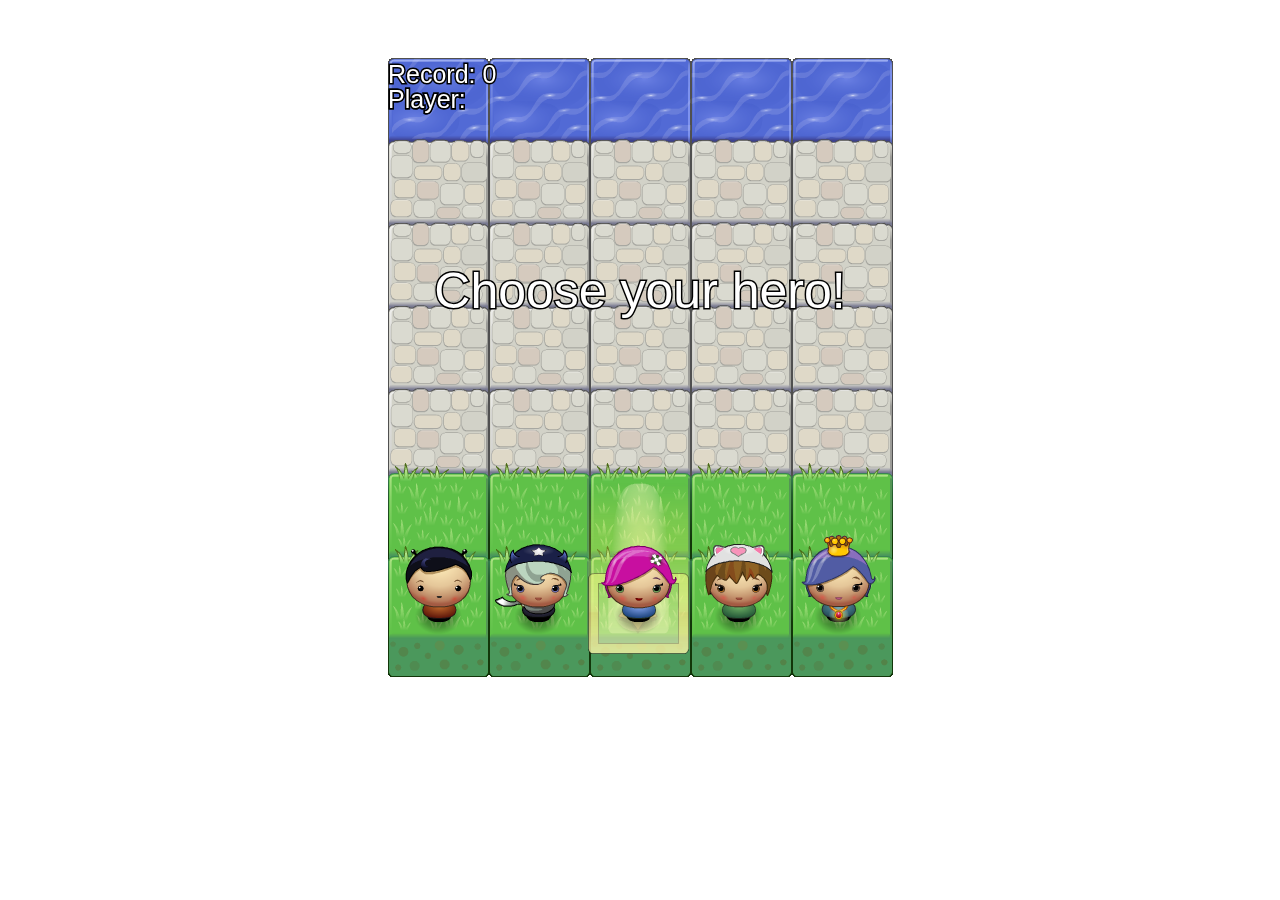
<file: arcade/index.html>
<!DOCTYPE html>
<html>
<head>
    <meta charset="UTF-8">
    <title>Effective JavaScript: Frogger</title>
    <link rel="stylesheet" href="css/style.css">
</head>
<body>
    <script src="js/resources.js"></script>
	<script src="js/engine.js"></script>
    <script src="js/app.js"></script>
    
</body>
</html>
</file>
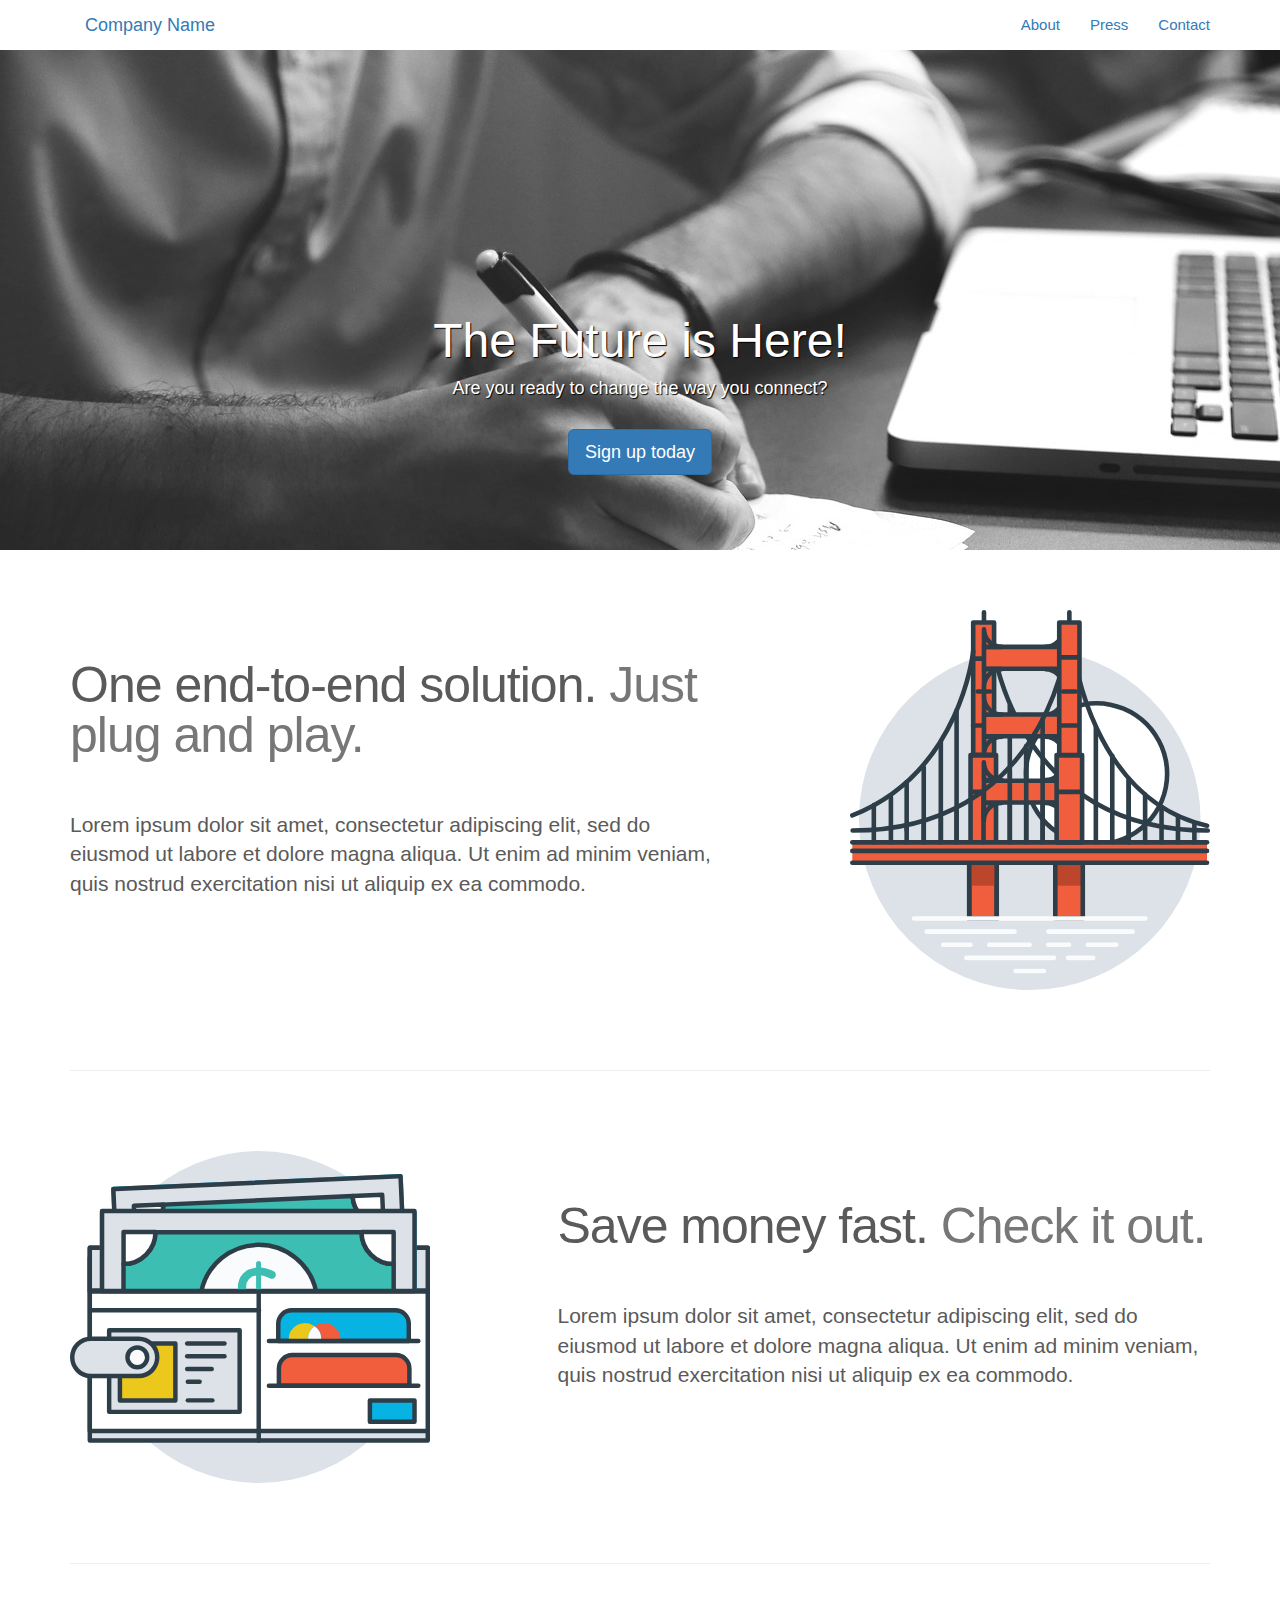
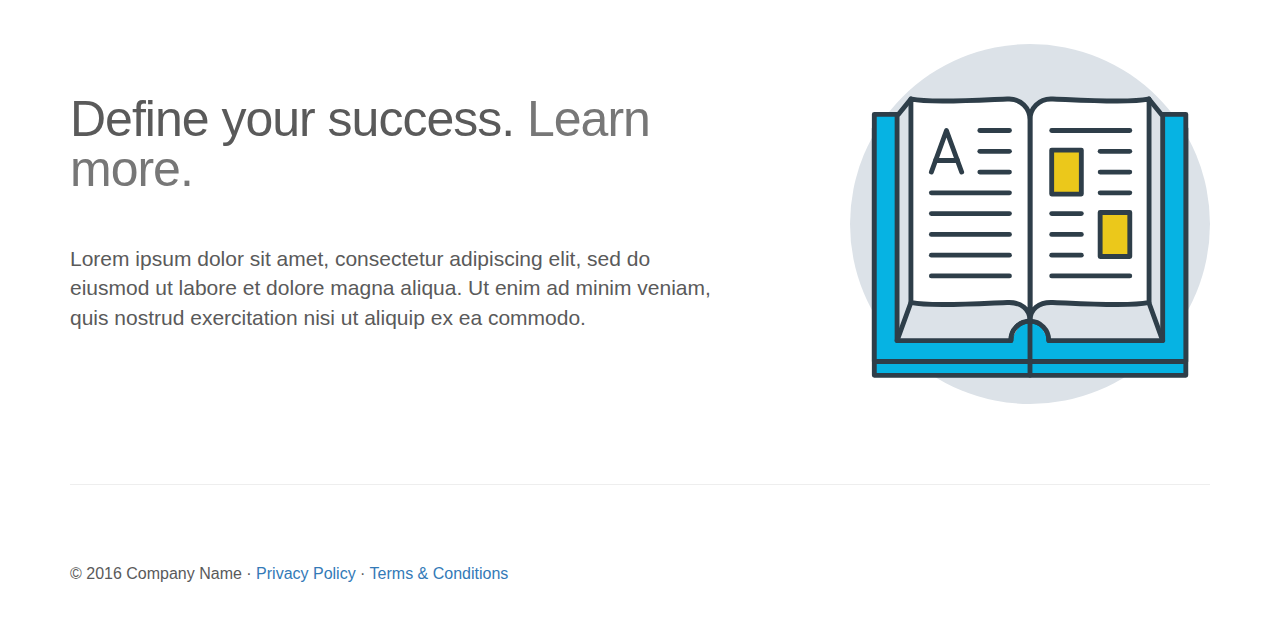
<file: div-soup-clean-up/index.html>
<!DOCTYPE html>
<html lang="en">
  <head>
    <meta charset="utf-8">
    <meta http-equiv="X-UA-Compatible" content="IE=edge">
    <meta name="viewport" content="width=device-width, initial-scale=1">
    <title>Div Soup Clean Up</title>
    <link href="css/bootstrap.min.css" rel="stylesheet">
    <link href="css/styles.css" rel="stylesheet">
    <meta name="udacity-grader" content="http://udacity.github.io/fend/lessons/L5/problem-set/09-div-soup-clean-up/tests.json">
  </head>
  <body>
    <header class="navbar-static-top">
      <section class="container">
          <a class="navbar-brand" href="#">Company Name</a>
          <nav>
            <ul class="nav navbar-nav navbar-right">
              <li><a href="#">About</a></li>
              <li><a href="#">Press</a></li>
              <li><a href="#">Contact</a></li>
            </ul>
          </nav>
      </section>
    </header>
    <section class="container hero">
      <div class="hero-image"></div>
      <div class="hero-text">
        <h1 class="headline">The Future is Here!</h1>
        <p class="teaser">Are you ready to change the way you connect?</p>
        <button class="btn btn-lg btn-primary">Sign up today</button>
      </div>
    </section>
    <section class="container">
      <article class="row">
        <div class="col-md-7">
          <h2 class="featured-heading">One end-to-end solution. <span class="text-muted">Just plug and play.</span></h2>
          <p class="lead">Lorem ipsum dolor sit amet, consectetur adipiscing elit, sed do eiusmod ut labore et dolore magna aliqua. Ut enim ad minim veniam, quis nostrud exercitation nisi ut aliquip ex ea commodo.</p>
        </div>
        <div class="col-md-4 col-md-offset-1">
          <img class="featured-image img-responsive center-block" src="img/bridge.svg" alt="bridge">
        </div>
      </article>
      <hr class="divider">
      <article class="row">
        <div class="col-md-7 col-md-push-5">
          <h2 class="featured-heading">Save money fast. <span class="text-muted">Check it out.</span></h2>
          <p class="lead">Lorem ipsum dolor sit amet, consectetur adipiscing elit, sed do eiusmod ut labore et dolore magna aliqua. Ut enim ad minim veniam, quis nostrud exercitation nisi ut aliquip ex ea commodo.</p>
        </div>
        <div class="col-md-4 col-md-pull-7">
          <img class="featured-image img-responsive center-block" src="img/wallet.svg" alt="wallet">
        </div>
      </article>
      <hr class="divider">
      <article class="row">
        <div class="col-md-7">
          <h2 class="featured-heading">Define your success. <span class="text-muted">Learn more.</span></h2>
          <p class="lead">Lorem ipsum dolor sit amet, consectetur adipiscing elit, sed do eiusmod ut labore et dolore magna aliqua. Ut enim ad minim veniam, quis nostrud exercitation nisi ut aliquip ex ea commodo.</p>
        </div>
        <div class="col-md-4 col-md-offset-1">
          <img class="featured-image img-responsive center-block" src="img/book.svg" alt="book">
        </div>
      </article>
      <hr class="divider">
      <footer>
        <p>&copy; 2016 Company Name &middot; <a href="#">Privacy Policy</a> &middot; <a href="#">Terms &amp; Conditions</a></p>
      </footer>
    </section>
  </body>
</html>
</file>
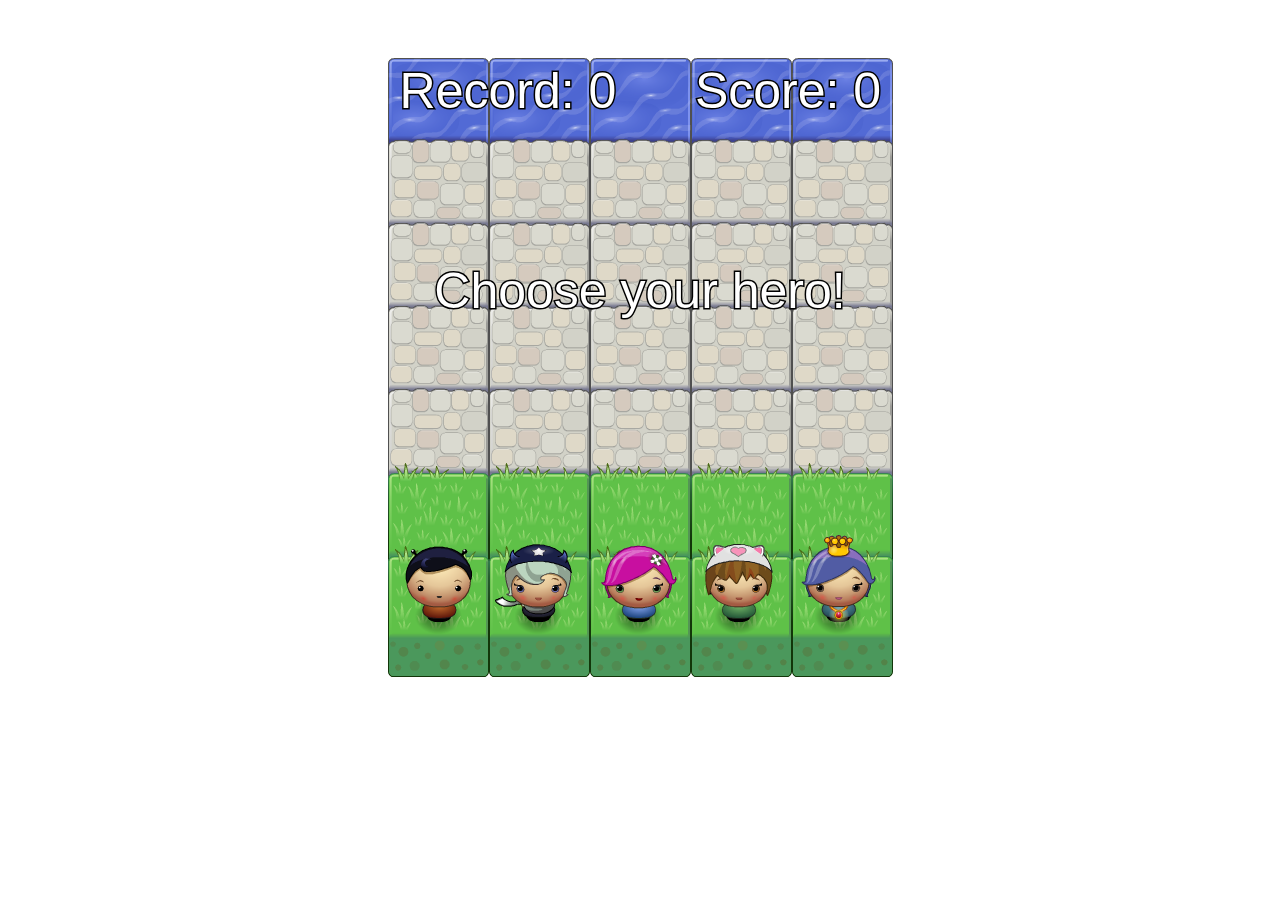
<file: frontend-nanodegree-arcade-game-master/index.html>
<!DOCTYPE html>
<html>
<head>
    <meta charset="UTF-8">
    <title>Effective JavaScript: Frogger</title>
    <link rel="stylesheet" href="css/style.css">
</head>
<body>
    <script src="js/resources.js"></script>
    <script src="js/app.js"></script>
    <script src="js/engine.js"></script>
</body>
</html>
</file>
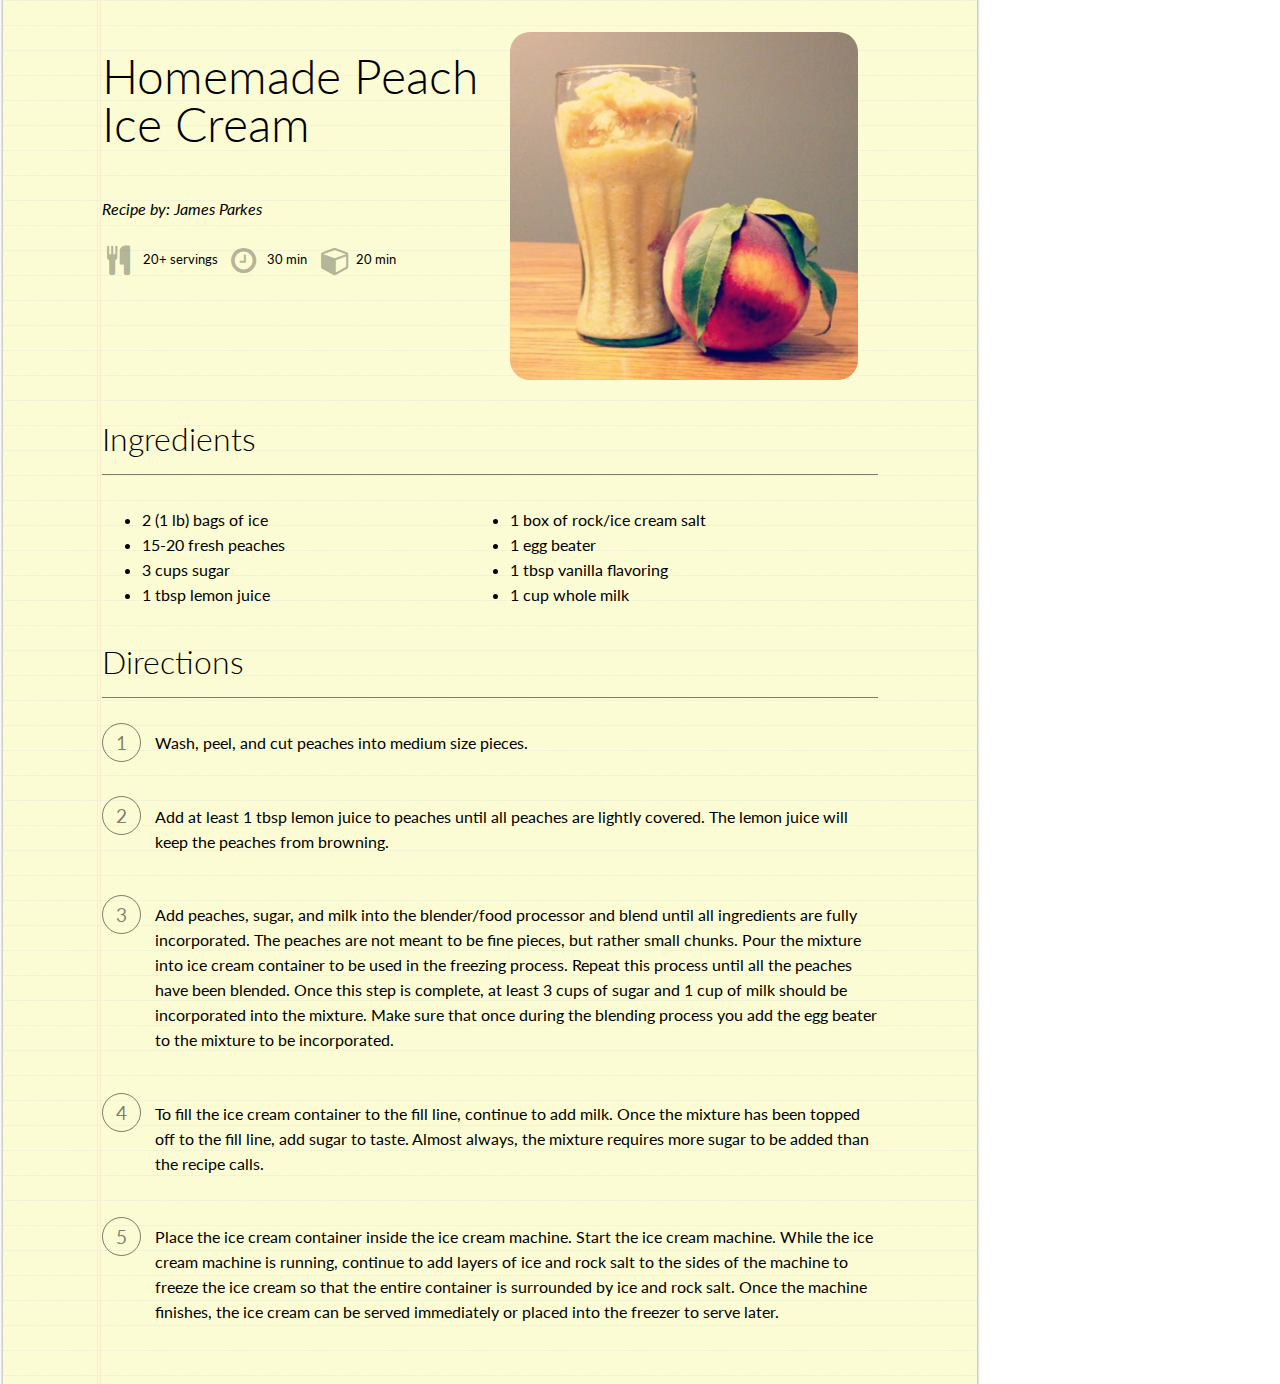
<file: making-peach-ice-cream/index.html>
<!DOCTYPE html>
<html lang="en">
<head>
	<meta charset="utf-8">
	<title>Making Peach Ice Cream</title>
	<link href="https://fonts.googleapis.com/css?family=Lato:400,300,700" rel="stylesheet">
	<link rel="stylesheet" href="https://maxcdn.bootstrapcdn.com/font-awesome/4.6.1/css/font-awesome.min.css">
	<link href="css/styles.css" rel="stylesheet">
    <meta name="udacity-grader" content="http://udacity.github.io/fend/lessons/L5/problem-set/07-making-peach-ice-cream/tests.json">
</head>
<body>
	<main class="recipe">
		<section class="section-content clearfix">
			<div class="recipe-image">
				<img src="img/homemade-peach-ice-cream.png" alt="homemade peach ice cream">
			</div>
			<div class="recipe-summary">
				<h2 class="recipe-title">Homemade Peach Ice Cream</h2>
				<p class="recipe-author"><em>Recipe by: James Parkes</em></p>
				<ul class="recipe-notes">
					<li class="recipe-note"><span><i class="fa fa-cutlery" aria-hidden="true"></i> 20+ servings</span></li>
					<li class="recipe-note"><span><i class="fa fa-clock-o" aria-hidden="true"></i> 30 min</span></li>
					<li class="recipe-note"><span><i class="fa fa-cube" aria-hidden="true"></i> 20 min</span></li>
				</ul>
			</div>
		</section>
		<section class="section-content clearfix">
			<h3 class="section-title">Ingredients</h3>
			<ul class="recipe-ingredients">
				<li>2 (1 lb) bags of ice</li>
				<li>1 box of rock/ice cream salt</li>
				<li>15-20 fresh peaches</li>
				<li>1 egg beater</li>
				<li>3 cups sugar</li>
				<li>1 tbsp vanilla flavoring</li>
				<li>1 tbsp lemon juice</li>
				<li>1 cup whole milk</li>
			</ul>
		</section>
		<section class="section-content clearfix">
			<h3 class="section-title">Directions</h3>
			<ol class="recipe-directions">
				<li><span>Wash, peel, and cut peaches into medium size pieces.</span></li>
				<li><span>Add at least 1 tbsp lemon juice to peaches until all peaches are lightly covered. The lemon juice will keep the peaches from browning.</span></li>
				<li><span>Add peaches, sugar, and milk into the blender/food processor and blend until all ingredients are fully incorporated. The peaches are not meant to be fine pieces, but rather small chunks. Pour the mixture into ice cream container to be used in the freezing process. Repeat this process until all the peaches have been blended. Once this step is complete, at least 3 cups of sugar and 1 cup of milk should be incorporated into the mixture. Make sure that once during the blending process you add the egg beater to the mixture to be incorporated.</span></li>
				<li><span>To fill the ice cream container to the fill line, continue to add milk. Once the mixture has been topped off to the fill line, add sugar to taste. Almost always, the mixture requires more sugar to be added than the recipe calls.</span></li>
				<li><span>Place the ice cream container inside the ice cream machine. Start the ice cream machine. While the ice cream machine is running, continue to add layers of ice and rock salt to the sides of the machine to freeze the ice cream so that the entire container is surrounded by ice and rock salt. Once the machine finishes, the ice cream can be served immediately or placed into the freezer to serve later.</span></li>
			</ol>
		</section>
	</main>
</body>
</html>
</file>
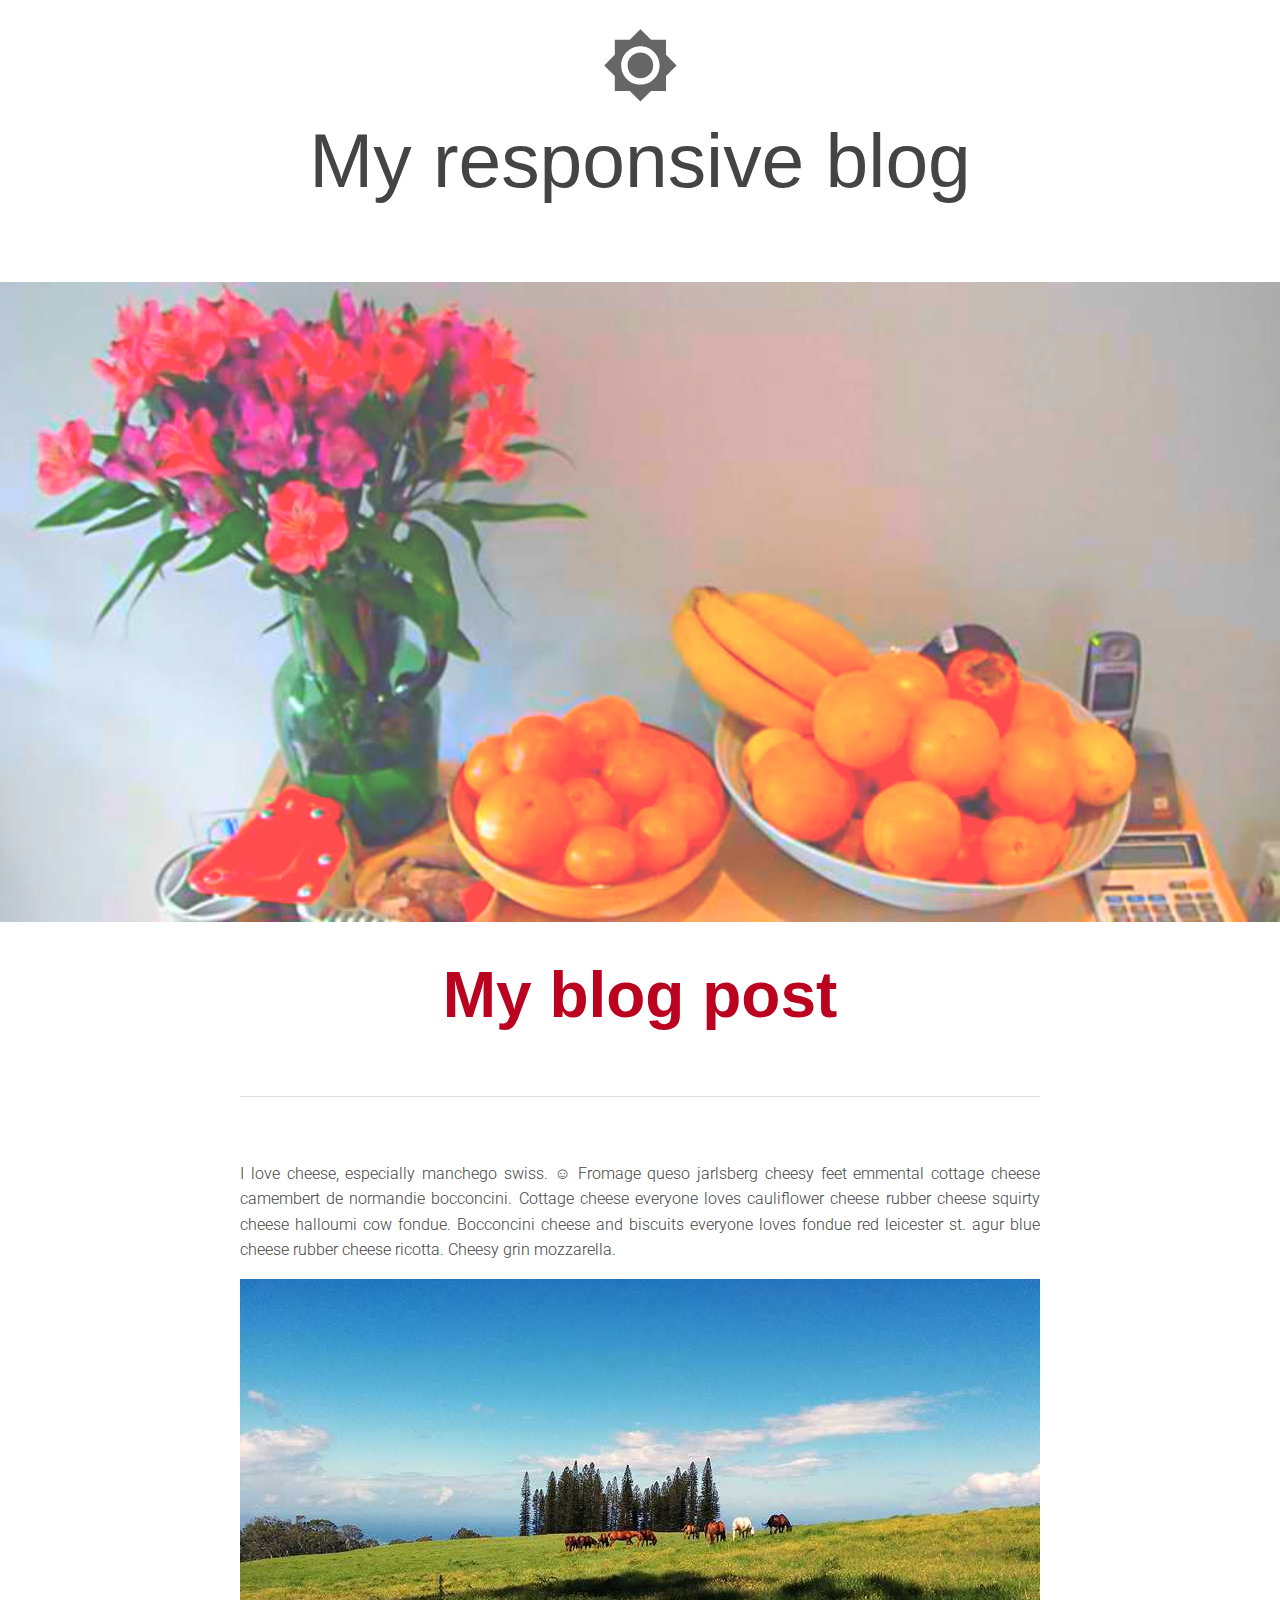
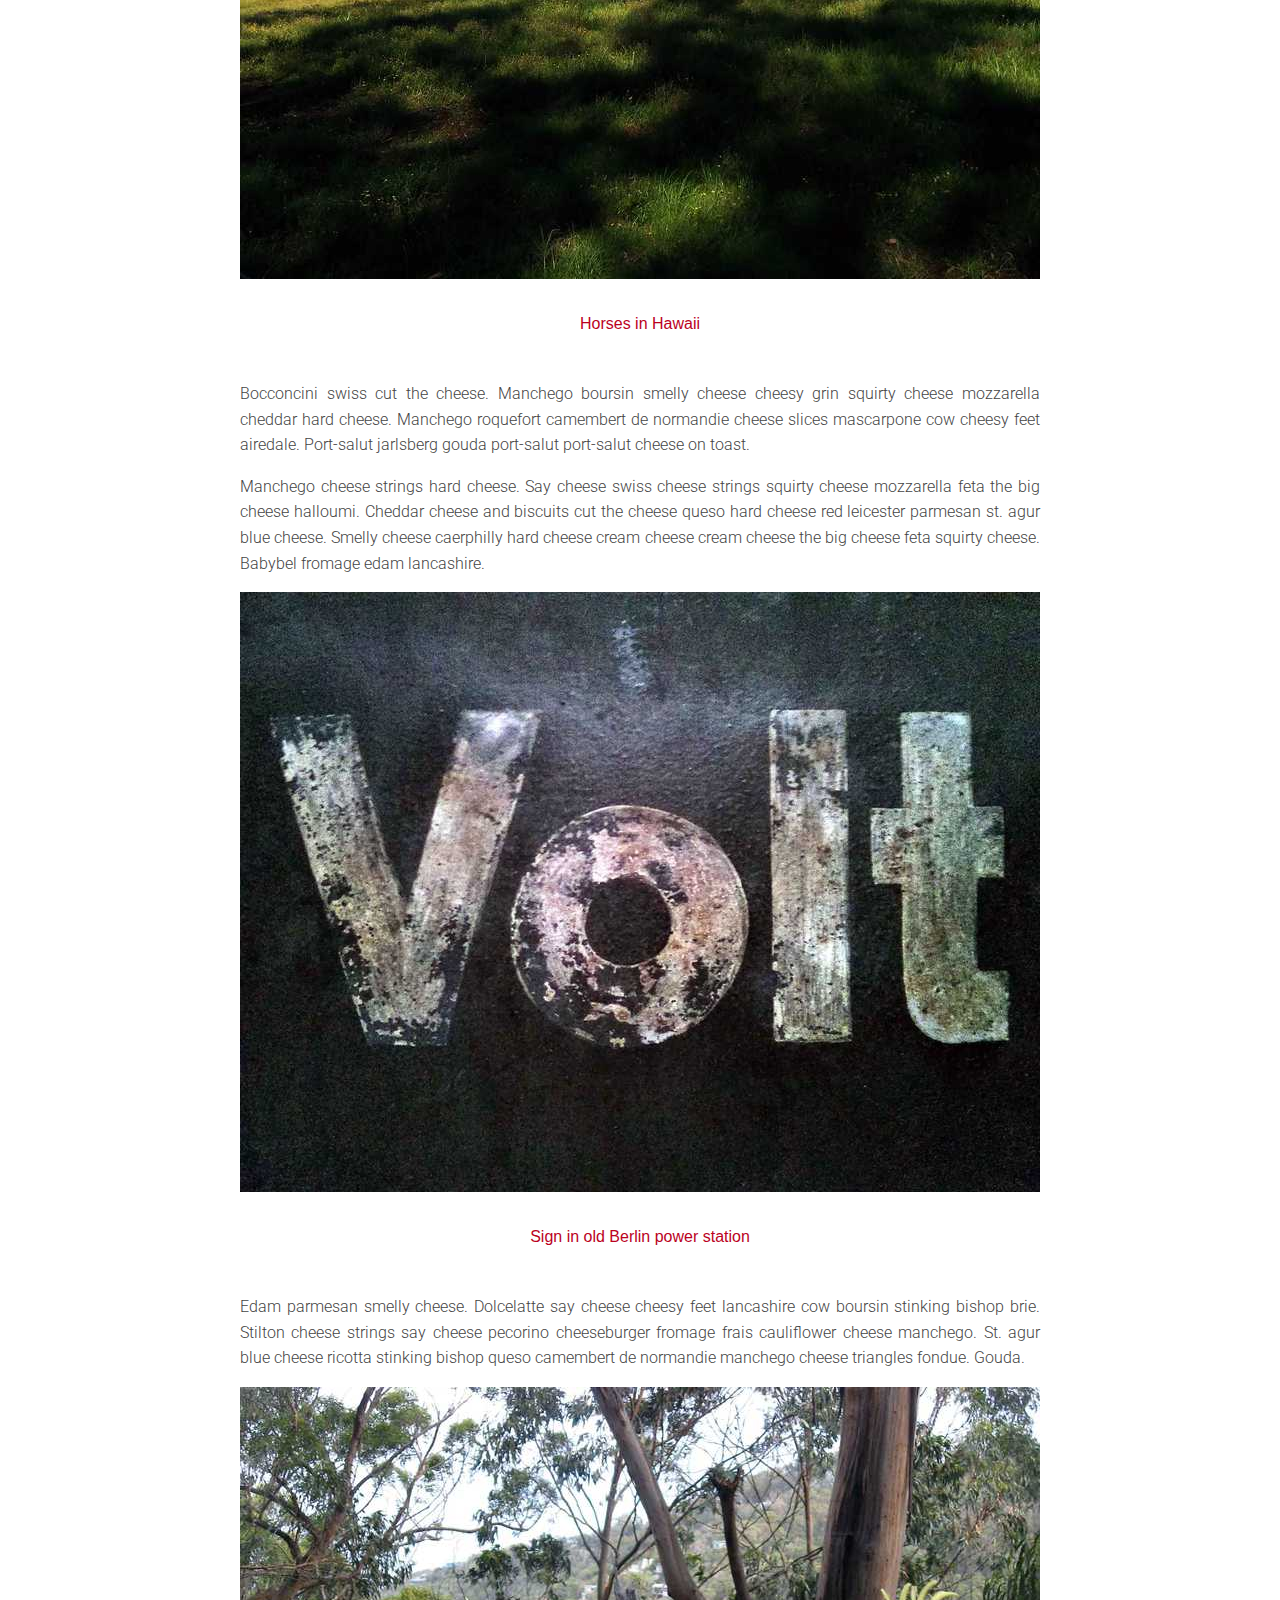
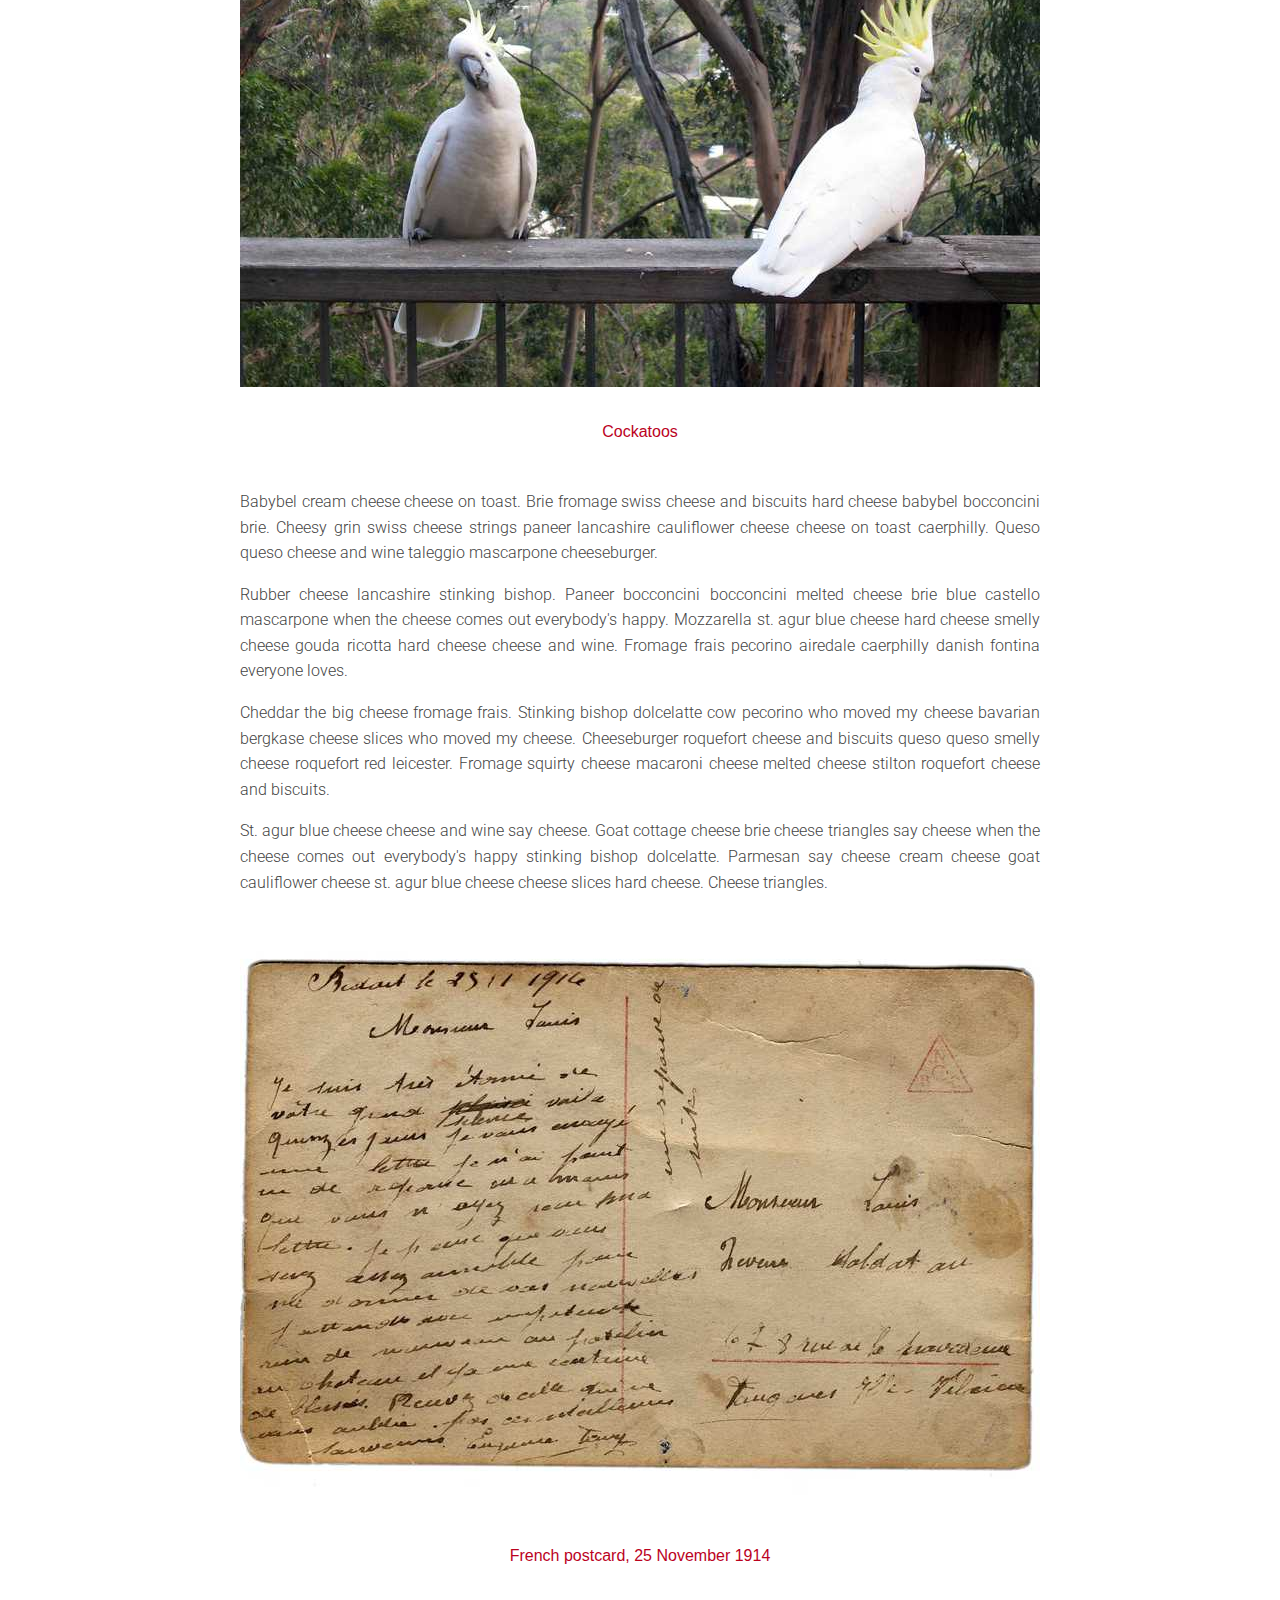
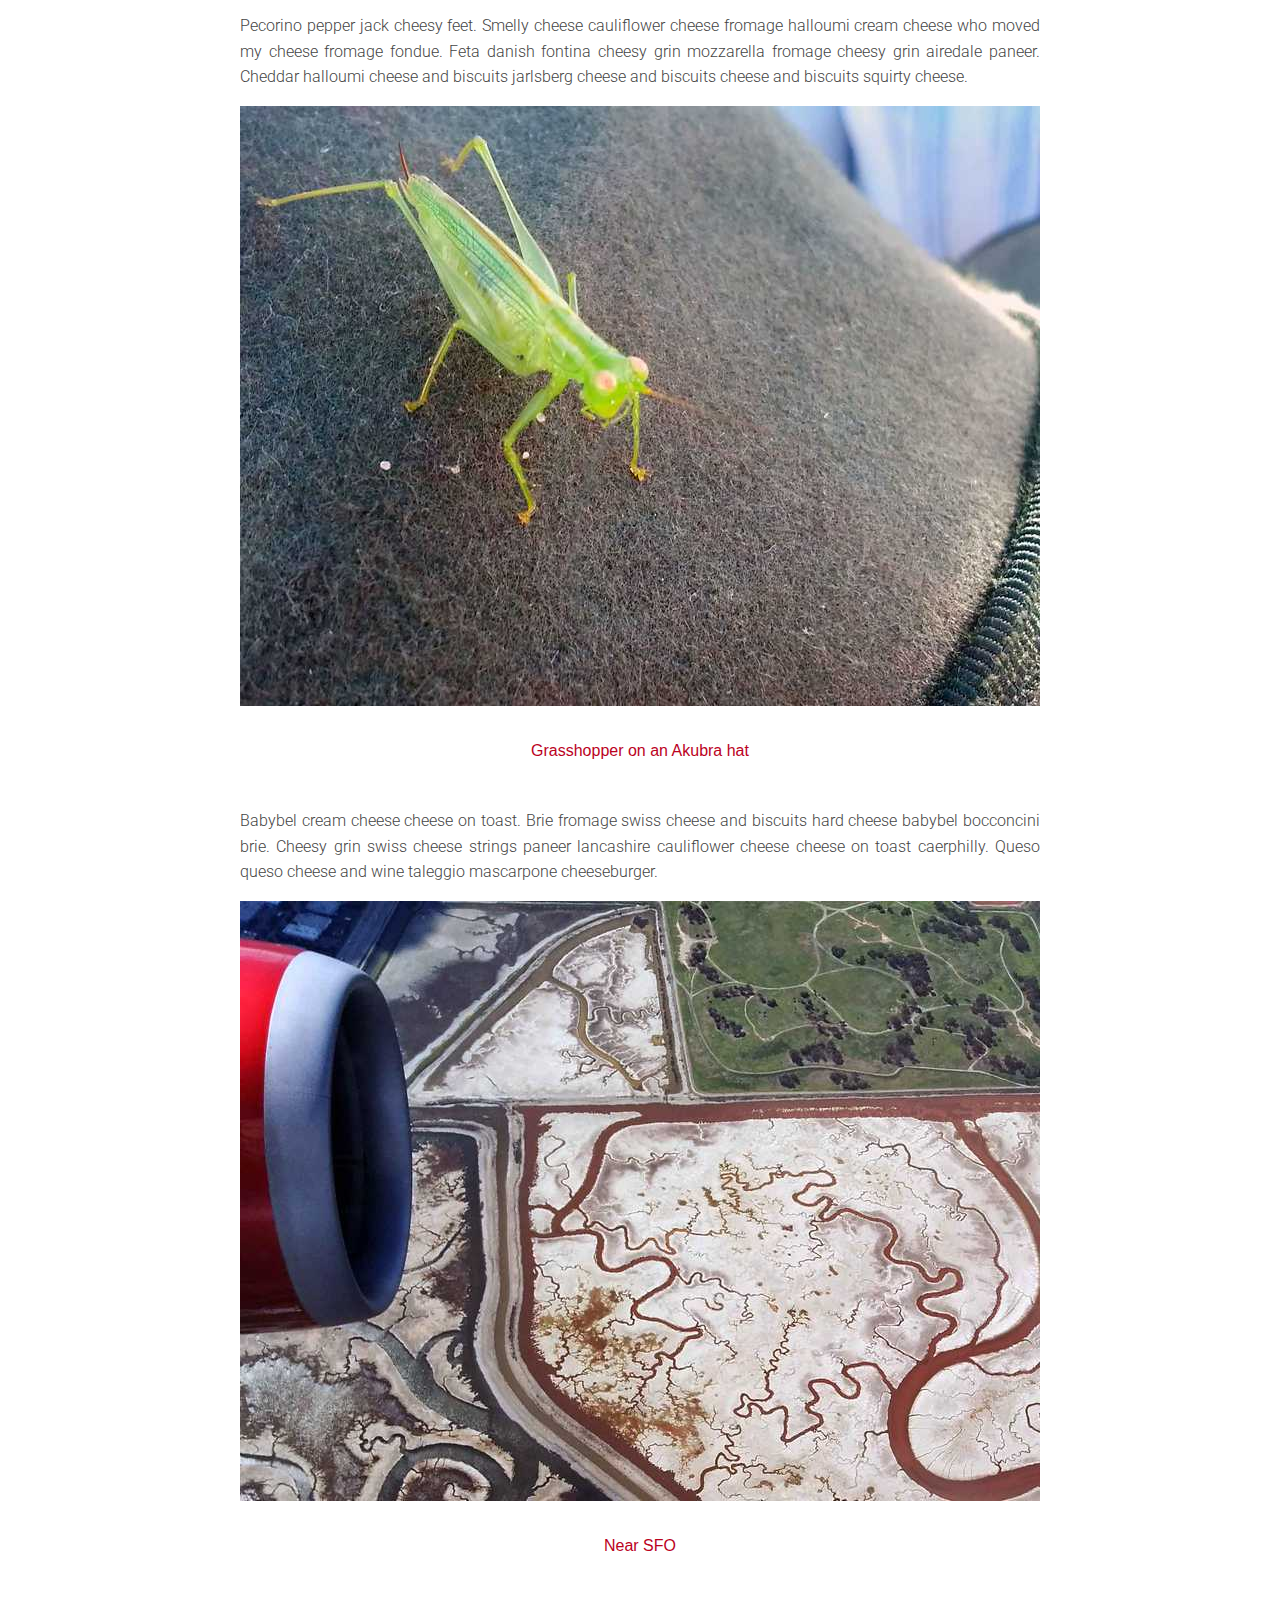
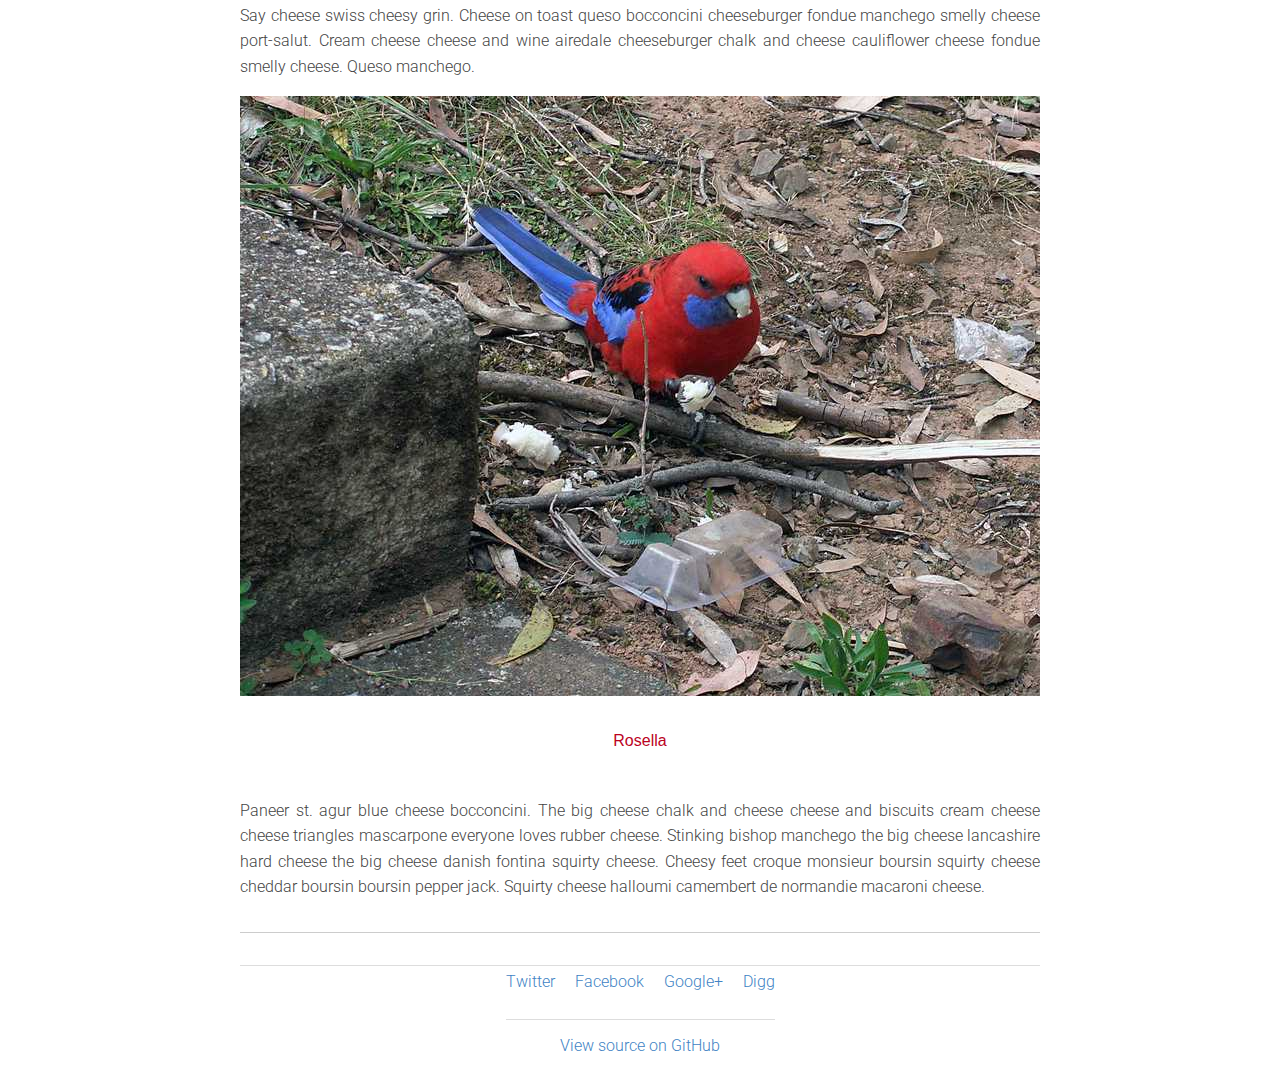
<file: responsive-images/index.html>
<!DOCTYPE html>
<html>
<head>

  <meta name="description" content="Udacity Responsive Images course project" />
  <meta name="author" content="//samdutton.com">
  <meta name="viewport" content="width=device-width, minimum-scale=1.0, initial-scale=1.0, user-scalable=yes">
  <meta charset="utf-8">
  <meta itemprop="name" content="Udacity Responsive Images course project">
  <meta itemprop="image" content="images/icon.png">
  <meta name="mobile-web-app-capable" content="yes">
  <meta id="theme-color" name="theme-color" content="#307699">

  <base target="_blank">

  <title>My responsive blog: picture story</title>

  <link rel="icon" sizes="192x192" href="images/icon.png">
  <link href="//fonts.googleapis.com/css?family=Roboto:300,400,500,700" rel="stylesheet" type="text/css">
  <link rel="stylesheet" href="css/main.css" />
  <link rel="stylesheet" href="http://weloveiconfonts.com/api/?family=zocial" />

  <!-- loads the Udacity Feedback extension -->
  <meta name="udacity-grader" content="http://udacity.github.io/responsive-images/project/project-grader.json" unit-tests="http://udacity.github.io/responsive-images/project/project-grader.js">

</head>

<body>
  <header>
    <a href="//github.com/udacity/responsive-images/" title="Home page for course examples">
      <svg id="logo" xmlns="http://www.w3.org/2000/svg" width="24" height="24" viewBox="0 0 24 24">
        <title>Responsive logo</title>
        <path d="M20 8.69V4h-4.69L12 .69 8.69 4H4v4.69L.69 12 4 15.31V20h4.69L12 23.31 15.31 20H20v-4.69L23.31 12 20 8.69zM12 18c-3.31 0-6-2.69-6-6s2.69-6 6-6 6 2.69 6 6-2.69 6-6 6zm0-10c-2.21 0-4 1.79-4 4s1.79 4 4 4 4-1.79 4-4-1.79-4-4-4z"></path>
      </svg>
    </a>
  </header>

  <article>

    <h1>My responsive blog</h1>

    <picture id="banner">
      <source media="(min-width: 750px)" srcset="images/still_life-1600_large_2x.jpg 2x, images/still_life-800_large_1x.jpg" />
      <source media="(min-width: 500px)" srcset="images/still_life_medium.jpg" />
      <img src="images/still_life_small.jpg" alt="Vase, fruit bowl and other objects on a cupboad">
    </picture>

    <section id="post">

      <h2>My blog post</h2>

      <p class="lead">I love cheese, especially manchego swiss. ☺ Fromage queso jarlsberg cheesy feet emmental cottage cheese camembert de normandie bocconcini. Cottage cheese everyone loves cauliflower cheese rubber cheese squirty cheese halloumi cow fondue. Bocconcini cheese and biscuits everyone loves fondue red leicester st. agur blue cheese rubber cheese ricotta. Cheesy grin mozzarella.</p>

      <figure>
        <picture>
          <source media="(min-width: 750px)" srcset="images/horses-1600_large_2x.jpg 2x, images/horses-800_large_1x.jpg" />
          <source media="(min-width: 500px)" srcset="images/horses_medium.jpg" />
          <img src="images/horses_small.jpg" alt="Horses in Hawaii">
        </picture>
        <figcaption>Horses in Hawaii</figcaption>
      </figure>

      <p>Bocconcini swiss cut the cheese. Manchego boursin smelly cheese cheesy grin squirty cheese mozzarella cheddar hard cheese. Manchego roquefort camembert de normandie cheese slices mascarpone cow cheesy feet airedale. Port-salut jarlsberg gouda port-salut port-salut cheese on toast.</p>
    
      <p>Manchego cheese strings hard cheese. Say cheese swiss cheese strings squirty cheese mozzarella feta the big cheese halloumi. Cheddar cheese and biscuits cut the cheese queso hard cheese red leicester parmesan st. agur blue cheese. Smelly cheese caerphilly hard cheese cream cheese cream cheese the big cheese feta squirty cheese. Babybel fromage edam lancashire.</p>

      <figure>
        <picture>
          <source media="(min-width: 750px)" srcset="images/volt-1600_large_2x.jpg 2x, images/volt-800_large_1x.jpg"  />
          <source media="(min-width: 500px)" srcset="images/volt_medium.jpg" />
          <img src="images/volt_small.jpg" alt="Volt sign in old Berlin power station">
        </picture>
        <figcaption>Sign in old Berlin power station</figcaption>
      </figure>

      <p>Edam parmesan smelly cheese. Dolcelatte say cheese cheesy feet lancashire cow boursin stinking bishop brie. Stilton cheese strings say cheese pecorino cheeseburger fromage frais cauliflower cheese manchego. St. agur blue cheese ricotta stinking bishop queso camembert de normandie manchego cheese triangles fondue. Gouda.</p>

      <figure>
        <picture>
          <source media="(min-width: 750px)" srcset="images/cockatoos-1600_large_2x.jpg 2x, images/cockatoos-800_large_1x.jpg" />
          <source media="(min-width: 500px)" srcset="images/cockatoos_medium.jpg" />
          <img src="images/cockatoos_small.jpg" alt="Cockatoos on a verandah in Victoria, Australia">
        </picture>
        <figcaption>Cockatoos</figcaption>
      </figure>

      <p>Babybel cream cheese cheese on toast. Brie fromage swiss cheese and biscuits hard cheese babybel bocconcini brie. Cheesy grin swiss cheese strings paneer lancashire cauliflower cheese cheese on toast caerphilly. Queso queso cheese and wine taleggio mascarpone cheeseburger.</p>

      <p>Rubber cheese lancashire stinking bishop. Paneer bocconcini bocconcini melted cheese brie blue castello mascarpone when the cheese comes out everybody's happy. Mozzarella st. agur blue cheese hard cheese smelly cheese gouda ricotta hard cheese cheese and wine. Fromage frais pecorino airedale caerphilly danish fontina everyone loves.</p>
    
      <p>Cheddar the big cheese fromage frais. Stinking bishop dolcelatte cow pecorino who moved my cheese bavarian bergkase cheese slices who moved my cheese. Cheeseburger roquefort cheese and biscuits queso queso smelly cheese roquefort red leicester. Fromage squirty cheese macaroni cheese melted cheese stilton roquefort cheese and biscuits.</p>
      
      <p>St. agur blue cheese cheese and wine say cheese. Goat cottage cheese brie cheese triangles say cheese when the cheese comes out everybody's happy stinking bishop dolcelatte. Parmesan say cheese cream cheese goat cauliflower cheese st. agur blue cheese cheese slices hard cheese. Cheese triangles.</p>

      <figure>
        <picture>
          <source media="(min-width: 750px)" srcset="images/postcard-1600_large_2x.jpg 2x, images/postcard-800_large_1x.jpg" />
          <source media="(min-width: 500px)" srcset="images/postcard_medium.jpg" />
          <img src="images/postcard_small.jpg" alt="French postcard from 25 November 1914">
        </picture>
        <figcaption>French postcard, 25 November 1914</figcaption>
      </figure>

      <p>Pecorino pepper jack cheesy feet. Smelly cheese cauliflower cheese fromage halloumi cream cheese who moved my cheese fromage fondue. Feta danish fontina cheesy grin mozzarella fromage cheesy grin airedale paneer. Cheddar halloumi cheese and biscuits jarlsberg cheese and biscuits cheese and biscuits squirty cheese.</p>

      <figure>
        <picture>
          <source media="(min-width: 750px)" srcset="images/grasshopper-1600_large_2x.jpg 2x, images/grasshopper-800_large_1x.jpg" />
          <source media="(min-width: 500px)" srcset="images/grasshopper_medium.jpg" />
          <img src="images/grasshopper_small.jpg" alt="Grasshopper on an Akubra hat">
        </picture>
        <figcaption>Grasshopper on an Akubra hat</figcaption>
      </figure>

      <p>Babybel cream cheese cheese on toast. Brie fromage swiss cheese and biscuits hard cheese babybel bocconcini brie. Cheesy grin swiss cheese strings paneer lancashire cauliflower cheese cheese on toast caerphilly. Queso queso cheese and wine taleggio mascarpone cheeseburger.</p>

      <figure>
        <picture>
          <source media="(min-width: 750px)" srcset="images/sfo-1600_large_2x.jpg 2x, images/sfo-800_large_1x.jpg" />
          <source media="(min-width: 500px)" srcset="images/sfo_medium.jpg" />
          <img src="images/sfo_small.jpg" alt="View from aircraft window near San Francisco airport">
        </picture>
        <figcaption>Near SFO</figcaption>
      </figure>

      <p>Say cheese swiss cheesy grin. Cheese on toast queso bocconcini cheeseburger fondue manchego smelly cheese port-salut. Cream cheese cheese and wine airedale cheeseburger chalk and cheese cauliflower cheese fondue smelly cheese. Queso manchego.</p>

      <figure>
        <picture>
          <source media="(min-width: 750px)" srcset="images/rosella-1600_large_2x.jpg 2x, images/rosella-800_large_1x.jpg" />
          <source media="(min-width: 500px)" srcset="images/rosella_medium.jpg" />
          <img src="images/rosella_small.jpg" alt="Australian rosella">
        </picture>
        <figcaption>Rosella</figcaption>
      </figure>

      <p>Paneer st. agur blue cheese bocconcini. The big cheese chalk and cheese cheese and biscuits cream cheese cheese triangles mascarpone everyone loves rubber cheese. Stinking bishop manchego the big cheese lancashire hard cheese the big cheese danish fontina squirty cheese. Cheesy feet croque monsieur boursin squirty cheese cheddar boursin boursin pepper jack. Squirty cheese halloumi camembert de normandie macaroni cheese.</p>

    </section>

  </article>

  <footer>

    <div id="social">
      <a href="https://twitter.com/home?status=https://github.com/udacity/responsive-images" class="zocial-twitter">Twitter</a>
      <a href="https://www.facebook.com/sharer/sharer.php?u=https://github.com/udacity/responsive-images" class="zocial-facebook">Facebook</a>
      <a href="https://plus.google.com/share?url=https://github.com/udacity/responsive-images" class="zocial-googleplus">Google+</a>
      <a href="http://digg.com/submit?phase=2&url=https%3A%2F%2Fgithub.com%2Fudacity%2Fresponsive-images&title=Udacity%20nano%20course%3A%20Responsive%20Images&bodytext=Responsive%20images%20for%20your%20sites%20and%20web%20apps&topic=tech_news" class="zocial-digg">Digg</a>
    </div>

    <a href="//github.com/udacity/responsive-images/tree/master/project/final" title="View source for this page on GitHub" id="viewSource">View source on GitHub</a>

  </footer>

</body>
</html>
</file>
<file: arcade/css/style.css>
body {
    text-align: center;
}
</file>
<file: div-soup-clean-up/css/styles.css>
html, body {
    font-size: 16px;
    line-height: normal;
}

body {
    padding-bottom: 40px;
    color: #5a5a5a;
}
.navbar {
    margin-bottom: 0;
}
.navbar-nav > li {
    float: left;
    font-size: 15px;
}
.hero {
    position: relative;
    min-width: 100%;
    height: 500px;
    margin-bottom: 60px;
    padding: 0;
}
.hero-image {
    background: url("../img/write.jpg");
    background-size: cover;
    -webkit-filter: grayscale(1);
    filter: grayscale(1);
    width: 100%;
    height: 100%;
}
.hero-text {
    z-index: 10;
    position: absolute;
    left: 0;
    right: 0;
    bottom: 75px;
    text-align: center;
    color: #fff;
}
.hero-text .btn {
    margin-top: 20px;
}
.headline, .teaser {
    text-shadow: 1px 1px 1px #000;
}
.headline {
    font-size: 48px;
}
.teaser {
     font-size: 18px;
}
.carousel-inner > .item > img {
  position: absolute;
  top: 0;
  left: 0;
  min-width: 100%;
  height: 500px;
}
.featured-heading {
    font-size: 50px;
    font-weight: normal;
    line-height: 1;
    letter-spacing: -1px;
    margin: 1em 0;
}
.divider {
    margin: 80px 0;
}
@media (max-width: 991px) {
    .featured-image {
        padding: 2em 2em 0 2em;
        width: 80%;
    }
}

@media (max-width: 768px) {
    .hero {
        margin-bottom: 30px;
    }
    .featured-heading, .lead {
        padding: 0 20px;
    }
    .hero-text p {
    margin-bottom: 20px;
    font-size: 21px;
    line-height: 1.4;
    }
}
</file>
<file: frontend-nanodegree-arcade-game-master/css/style.css>
body {
    text-align: center;
}
</file>
<file: making-peach-ice-cream/css/styles.css>
/* Global */
* {
    box-sizing: border-box;
	/* you'll want to use this for something... boxy. */
}

body {
	font-family: 'Lato', sans-serif;
	font-size: 16px;
	background: url(../img/paper.png) repeat-y;
	width: 980px;
	margin: 0;
}

h1, h2, h3, h4, h5, h6 {
	font-weight: 300;
}

/* Helpers */
.clearfix {
	/* you'll learn more about this later in the positioning lesson */
	clear: both;
}

/* Big sections of content */
.section-content {
	width: 100%;
	overflow: hidden;
}

.section-title {
    padding-bottom: 16px;
    margin-top: 20px;
	font-size: 32px;
	line-height: 38px;
	border-bottom: 1px solid #000;
	border-bottom: 1px solid rgba(0, 0, 0, 0.5);
}

/* Font Awesome - http://fontawesome.io/ */
.fa {
	color: #ccc;
	color: rgba(0, 0, 0, 0.3);
	margin-right: 0.3rem;
	font-size: 2.3em;
	vertical-align: middle;
	width: 28px;
}

/* Recipe */
.recipe {
    margin: auto;
    width: 800px;
	padding: 0.75rem;
	line-height: 25px;
}

.recipe-summary {
	width: 50%;
	float: left;

}

.recipe-title {

	font-size: 48px;
	line-height: 1em;
	margin-bottom: 1em;
}

.recipe-author {

	margin-top: 1.7em
}

.recipe-notes {
	margin: 1.5rem 0;
	padding: 0;
	list-style-type: none;
}

.recipe-note {
	font-size: 0.8rem;
	margin: 1rem 0.3rem 1rem;
    display: inline;
}

.recipe-image {
	width: 50%;
	float: right;
	padding: 1.25rem;
}

.recipe-image img {
    float: right;
	width: 100%;
	border-radius: 20px;
}

.recipe-ingredients {
	overflow: hidden;
}

.recipe-ingredients li {
	width: 50%;
	float: left;
}

.recipe-directions {
	margin: 0;
	padding: 0;
	list-style-type: none;
}

.recipe-directions li {
	counter-increment: step-counter;
	margin-bottom: 3rem;
}

.recipe-directions li span {
	display: block;
	margin: -1.6rem 0 0 3.3rem;
}

.recipe-directions li::before {
	content: counter(step-counter);
	font-size: 1.2rem;
	color: #000;
	color: rgba(0, 0, 0, 0.5);
	padding: 7px 13px;
	border: 1px solid #000;
	border: 1px solid rgba(0, 0, 0, 0.5);
	border-radius: 50%;
}

/* Responsiveness. You'll learn more about this in Responsive Web Design Fundamentals! */
@media (max-width: 800px) {
	.recipe,
	.recipe-image,
	.recipe-summary {
		width: 100%;
	}
	.recipe-image {
		float: left;
		padding: 0;
	}
	.recipe-ingredients li {
		width: 100%;
	}
}
</file>
<file: responsive-images/css/main.css>
[class*="zocial-"]:before {
  color: black;
  display: inline-block;
  font-family: 'zocial', sans-serif;
  text-shadow: 3px 3px 3px #aaa;
  width: 2em;
}

a:hover [class*="zocial-"]:before {
  color: #3d85c6;
}

a {
  color: #4183C4;
  font-weight: 300;
  text-decoration: none;
}

a:hover {
  color: #3d85c6;
  text-decoration: underline;
}

a#viewSource {
  border-top: 1px solid #ddd;
  display: block;
  margin: 1.3em 0 0 0;
  padding: 1em 0 0 0;
}

div#social a {
  margin: 0 1em 0 0;
}

div#social a:last-of-type {
  margin: 0;
}

h1 a {
  font-weight: 300;
  white-space: nowrap;
}

article {
  align-items: center;
  display: flex;
  flex-direction: column;
  max-width: 50em;
  border-bottom: 1px solid #ddd;
}

body {
  align-items: center;
  display: flex;
  flex-direction: column;
  font-family: 'Roboto', sans-serif;
  margin: 3vh 0 3vh 0;
  text-align: center;
}

div#social {
  line-height: 2em;
}

figcaption {
  color: #bb021e;
  font-family: 'Roboto condensed', sans-serif;
  padding: 2em 0;
  text-align: center;
}

figure {
  margin: 1em 0 1em 0;
}

footer {
  text-align: center;
}

h1 {
  color: #444;
  font-family: 'Roboto condensed', sans-serif;
  font-size: 6vw;
  font-weight: 500;
  margin: 0 0 1em 0;
}

header:hover h1 {
  color: #3d85c6;
}

h2 {
  border-bottom: 1px solid #ddd;
  color: #bb021e;
  font-family: 'Roboto condensed', sans-serif;
  font-size: 5vw;
  margin: 0 0 1em 0;
  padding: 0 0 1em 0;
}

img {
  max-width: 100%;
}

picture#banner img {
  -webkit-filter: saturate(3) opacity(0.7);
  margin: 0 0 2em 0;
  max-width: 100vw;
  width: 100vw;
}

p {
  color: #444;
  font-size: 1em;
  font-weight: 300;
  line-height: 1.6em;
  margin: 0 auto 1em auto;
  text-align: justify;
}

p.borderBelow {
  border-bottom: 1px solid #eee;
  padding: 0 0 1em 0;
}

section p:last-of-type {
  margin: 0;
}

section {
  border-bottom: 1px solid #eee;
  margin: 0 0 3vh 0;
}

section:last-of-type {
  border-bottom: 1px solid #ccc;
  margin: 0 0 2em 0;
  padding: 0 0 2em 0;
}

section#post {
  max-width: 50em;
  width: 90vw;
}

svg#logo {
  fill: #666;
  height: 6vw;
  margin: 0 auto 0.5em auto;
  width: 6vw;
}

header:hover svg#logo {
  fill: #3d85c6;
  -webkit-filter: drop-shadow(3px 3px 3px #ddd);
  filter: drop-shadow(3px 3px 3px #ddd);
}
</file>
